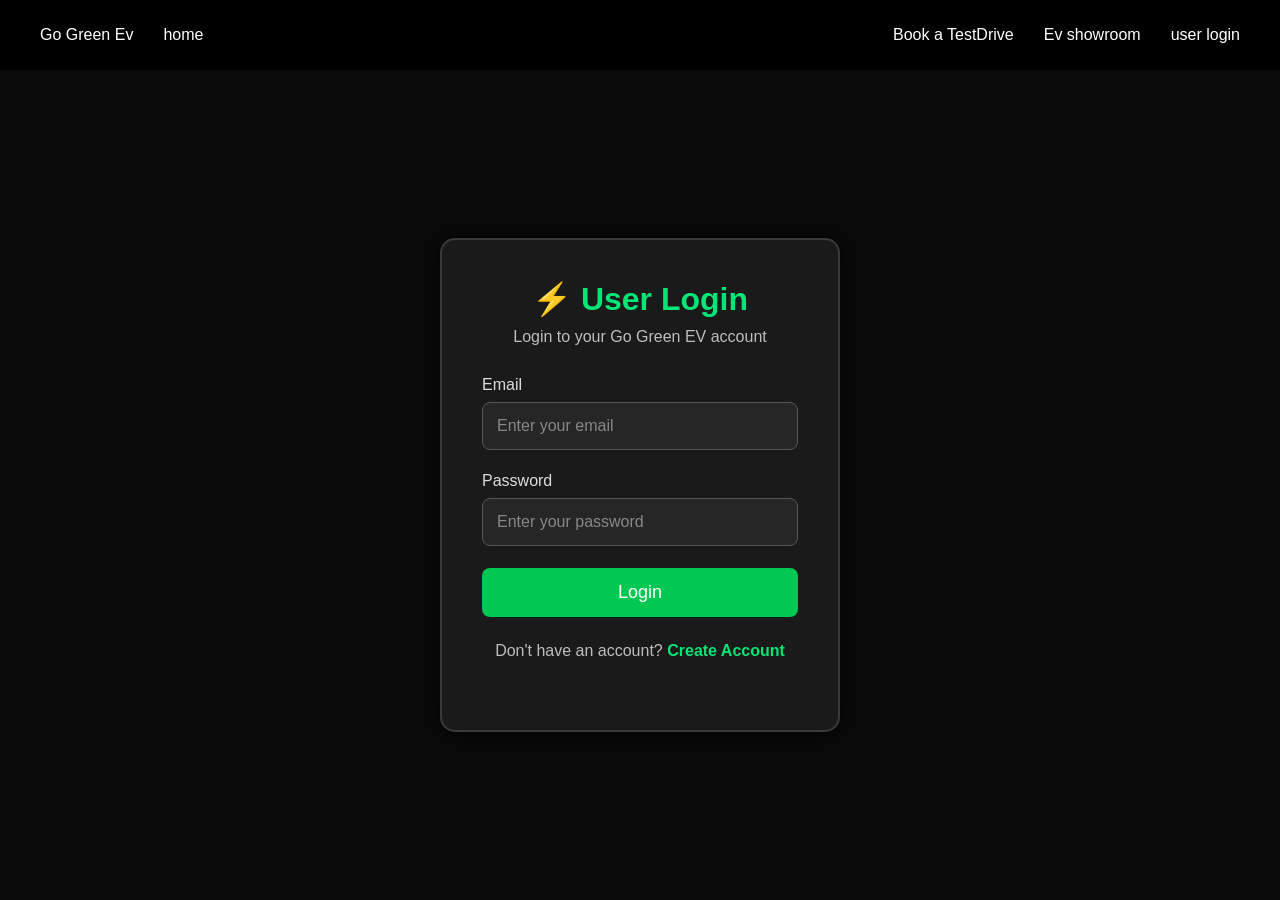
<file: index.html>
<!DOCTYPE html>
<html lang="en">
<head>
    <meta charset="UTF-8">
    <meta name="viewport" content="width=device-width, initial-scale=1.0">

    <title>Go Green EV</title>

    <link rel="stylesheet" href="homepage.css">
</head>

<body>

    <!-- Navigation -->
    <div class="container">

        <div class="home">
            <ul>
                <li>Go Green Ev</li>
                <li>
                    <a href="index.html">home</a>
                </li>
            </ul>
        </div>

        <div class="list">
            <ul>
                <li>
                    <a href="showroom.html">Ev showroom</a>
                </li>

                <li>
                    <a href="testdrive.html">Book Test Drive</a>
                </li>

                <li>
                    <a href="login.html">user login</a>
                </li>

                <li>
                    <a href="#" onclick="logout()">Logout</a>
                </li>
            </ul>
        </div>

    </div>


    <!-- EV Images -->
    <div class="imageContainer">

        <div class="leftImage">

            <img
                class="image1"
                src="electric-scooter-cut-out-stock-png.webp"
                alt="image1"
            >

            <p>Electra E-Scoot X1</p>

            <a href="showroom.html#electra">
                <button class="button1">
                    View Details
                </button>
            </a>

        </div>


        <div class="rightImage">

            <img
                class="image2"
                src="pngtree-electric-scooter-png-image_12613246.png"
                alt="image2"
            >

            <p>Electra Phantom X</p>

            <a href="showroom.html#ephantom">
                <button class="button2">
                    View Details
                </button>
            </a>

        </div>

    </div>


    <!-- Footer -->
    <div class="footer">
    </div>


    <!-- Logout JavaScript -->
    <script src="logout.js"></script>


    <!-- Protect Homepage -->
    <script>

        const loggedInUser = localStorage.getItem("loggedInUser");

        if (!loggedInUser) {

            alert("Please login first.");

            window.location.href = "login.html";
        }

    </script>

</body>
</html>
</file>
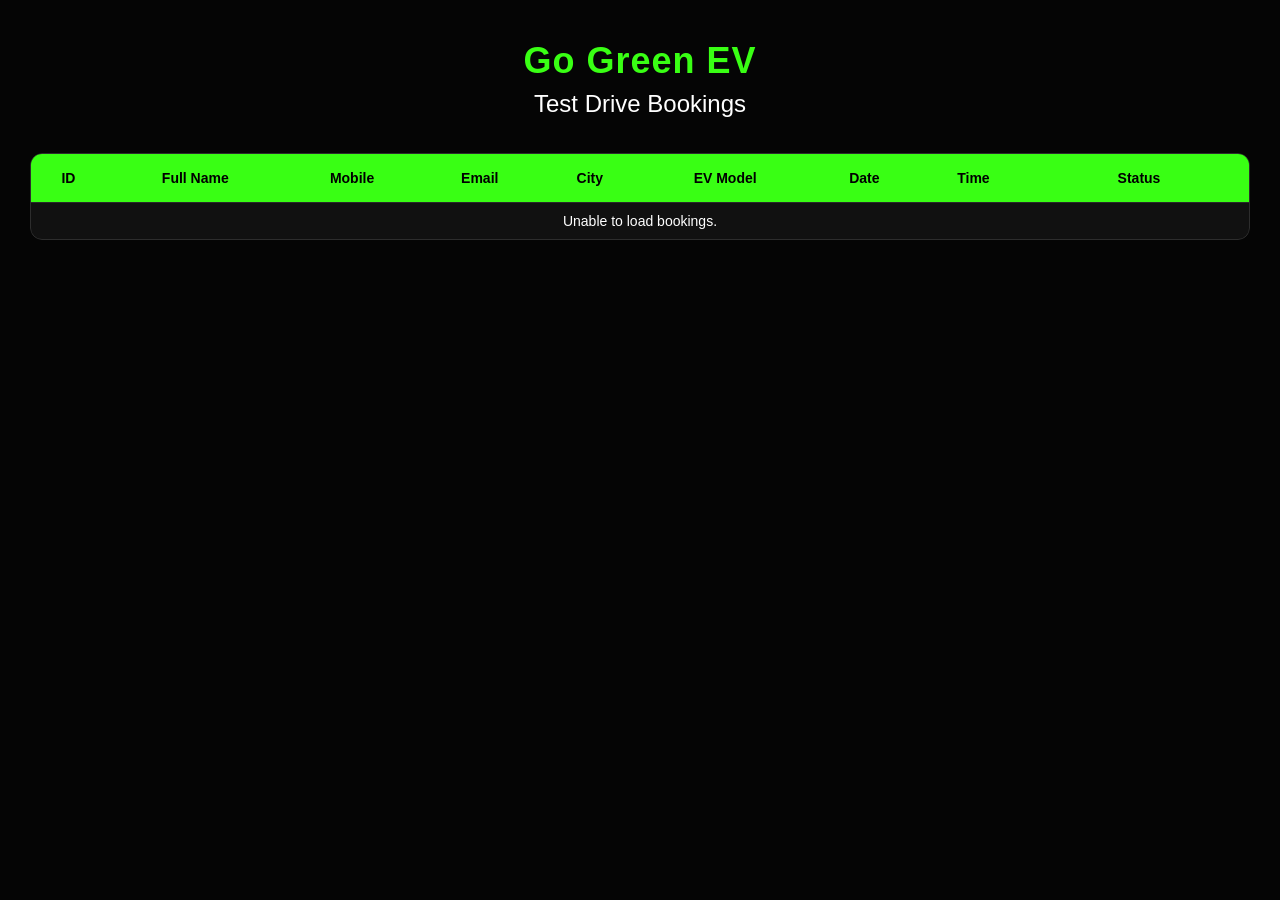
<file: admin.html>
<!DOCTYPE html>
<html lang="en">

<head>

    <meta charset="UTF-8">

    <meta name="viewport" content="width=device-width, initial-scale=1.0">

    <title>Go Green EV - Test Drive Bookings</title>

    <link rel="stylesheet" href="admin.css">

</head>

<body>

    <div class="container">

        <h1>Go Green EV</h1>

        <h2>Test Drive Bookings</h2>


        <div class="table-container">

            <table>

                <thead>

                    <tr>

                        <th>ID</th>

                        <th>Full Name</th>

                        <th>Mobile</th>

                        <th>Email</th>

                        <th>City</th>

                        <th>EV Model</th>

                        <th>Date</th>

                        <th>Time</th>

                        <th>Status</th>

                    </tr>

                </thead>


                <tbody id="bookingTableBody">

                    <!-- Bookings will appear here -->

                </tbody>

            </table>

        </div>

    </div>


    <script src="admin.js"></script>

</body>

</html>
</file>
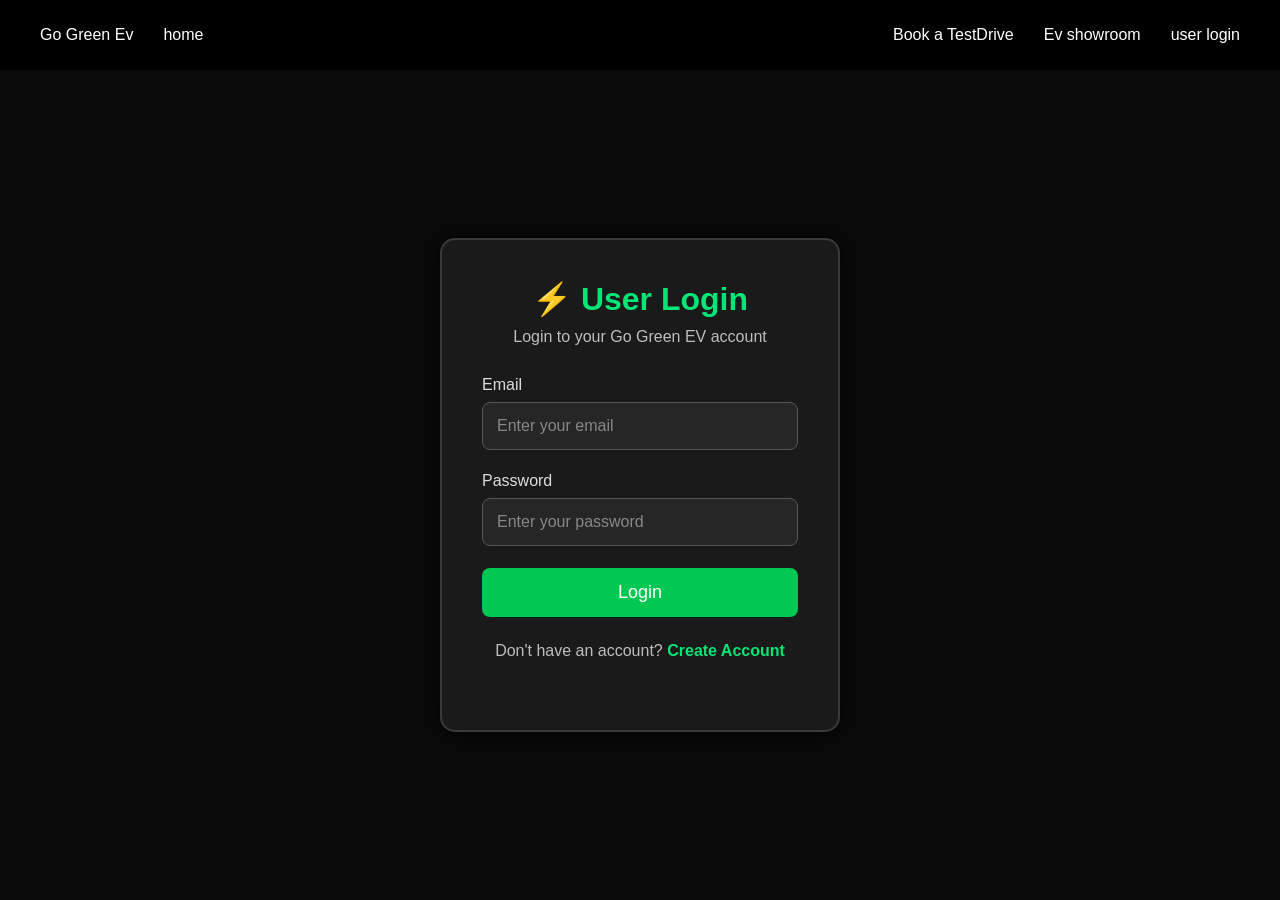
<file: homepage.html>
<!DOCTYPE html>
<html lang="en">
<head>
    <meta charset="UTF-8">
    <meta name="viewport" content="width=device-width, initial-scale=1.0">

    <title>Go Green EV</title>

    <link rel="stylesheet" href="homepage.css">
</head>

<body>

    <!-- Navigation -->
    <div class="container">

        <div class="home">
            <ul>
                <li>Go Green Ev</li>
                <li>
                    <a href="homepage.html">home</a>
                </li>
            </ul>
        </div>

        <div class="list">
            <ul>
                <li>
                    <a href="showroom.html">Ev showroom</a>
                </li>

                <li>
                    <a href="testdrive.html">Book Test Drive</a>
                </li>

                <li>
                    <a href="login.html">user login</a>
                </li>

                <li>
                    <a href="#" onclick="logout()">Logout</a>
                </li>
            </ul>
        </div>

    </div>


    <!-- EV Images -->
    <div class="imageContainer">

        <div class="leftImage">

            <img
                class="image1"
                src="electric-scooter-cut-out-stock-png.webp"
                alt="image1"
            >

            <p>Electra E-Scoot X1</p>

            <a href="showroom.html#electra">
                <button class="button1">
                    View Details
                </button>
            </a>

        </div>


        <div class="rightImage">

            <img
                class="image2"
                src="pngtree-electric-scooter-png-image_12613246.png"
                alt="image2"
            >

            <p>Electra Phantom X</p>

            <a href="showroom.html#ephantom">
                <button class="button2">
                    View Details
                </button>
            </a>

        </div>

    </div>


    <!-- Footer -->
    <div class="footer">
    </div>


    <!-- Logout JavaScript -->
    <script src="logout.js"></script>


    <!-- Protect Homepage -->
    <script>

        const loggedInUser = localStorage.getItem("loggedInUser");

        if (!loggedInUser) {

            alert("Please login first.");

            window.location.href = "login.html";
        }

    </script>

</body>
</html>
</file>
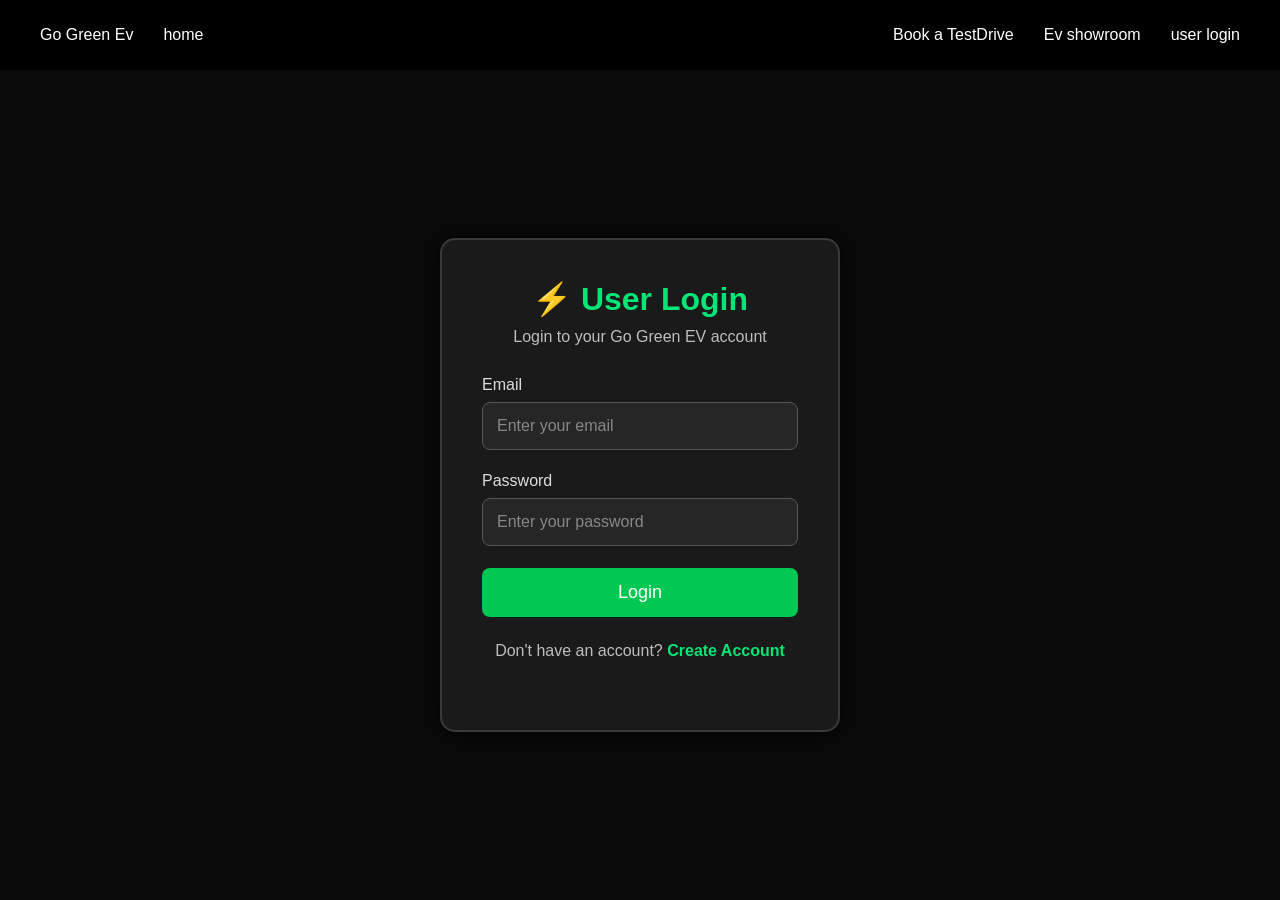
<file: login.html>
<html>
    <head>
    <link rel="stylesheet" href="login.css">
    </head>
    <body >

    

    <div class="container">
       
        <div class="home">
            <ul>
             <li>Go Green Ev</li>
            <li><a href="homepage.html">home</a></li>
            </ul>
           
       </div>
       
        <div class="list">
            
        <ul>
        <li><a href="testdrive.html">Book a TestDrive</a></li>
        <li><a href="showroom.html">Ev showroom</a></li>
        <li><a href="login.html">user login</a></li>
        </ul>
    </div>
    </div>

    
     
        
        

      <div class="login-container">

        <div class="login-box">

            <h1>⚡ User Login</h1>

            <p>Login to your Go Green EV account</p>


            <form id="loginForm">

                <div class="form-group">

                    <label for="email">Email</label>

                    <input
                        type="email"
                        id="email"
                        name="email"
                        placeholder="Enter your email"
                        required>

                </div>


                <div class="form-group">

                    <label for="password">Password</label>

                    <input
                        type="password"
                        id="password"
                        name="password"
                        placeholder="Enter your password"
                        required>

                </div>


                <button type="submit">
                    Login
                </button>

            </form>


            <p class="register">
                Don't have an account?
                <a href="register.html">Create Account</a>
            </p>

        </div>

    </div>
    <script src="login.js"></script>
       </body>
       </html>
</file>
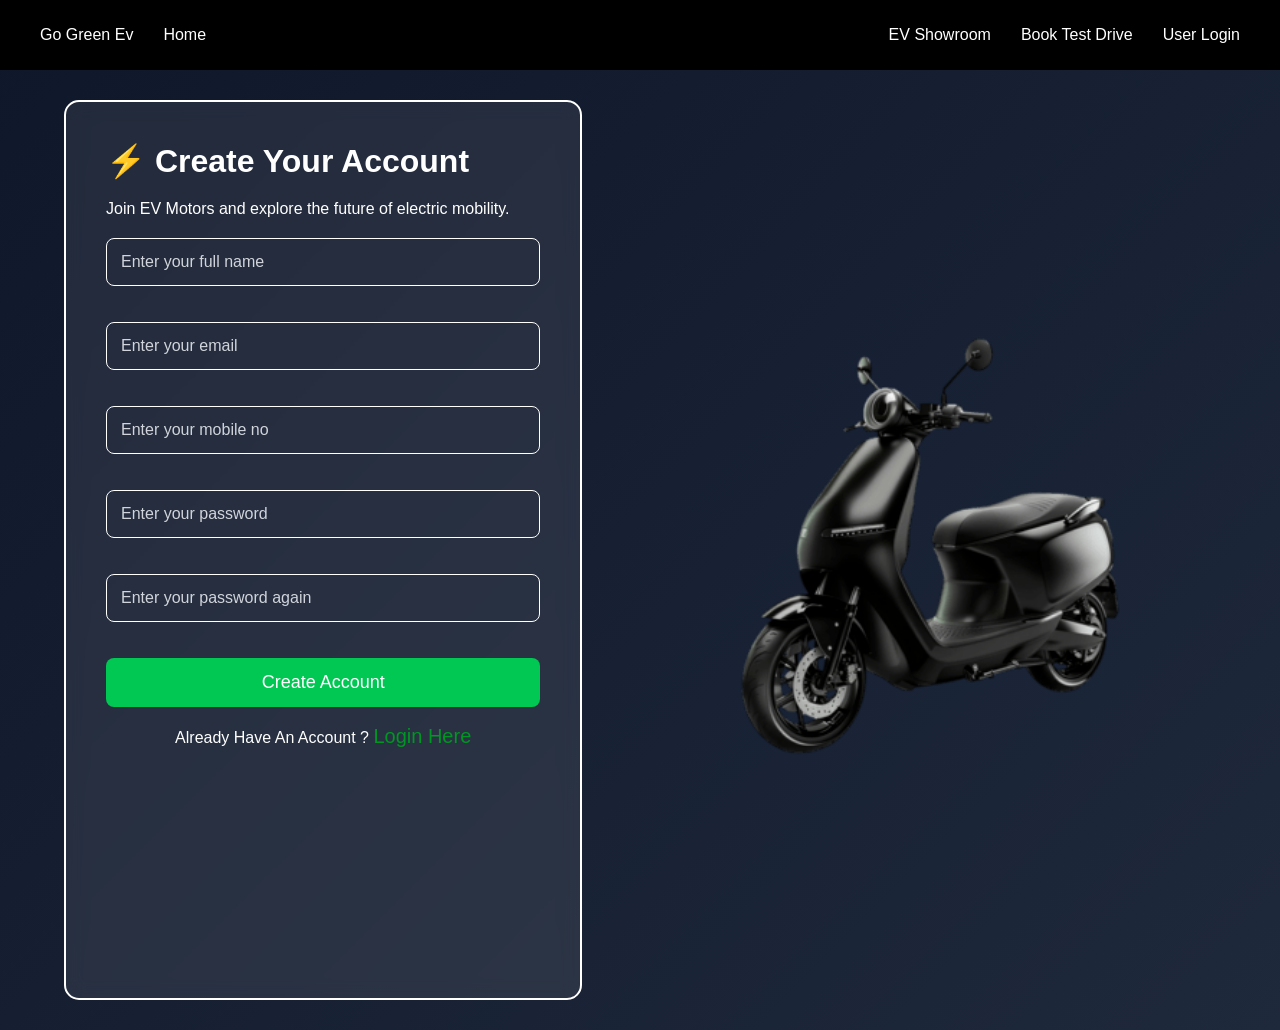
<file: register.html>
<!DOCTYPE html>
<html lang="en">

<head>

    <meta charset="UTF-8">

    <meta name="viewport" content="width=device-width, initial-scale=1.0">

    <title>Create Account - Go Green EV</title>

    <!-- CONNECT CSS -->
    <link rel="stylesheet" href="RegisterCss.css">

</head>


<body>


    <!-- =========================
         NAVIGATION
         ========================= -->

    <div class="container">

        <div class="home">

            <ul>

                <li>Go Green Ev</li>

                <li>
                    <a href="index.html">Home</a>
                </li>

            </ul>

        </div>


        <div class="list">

            <ul>

                <li>
                    <a href="showroom.html">EV Showroom</a>
                </li>

                <li>
                    Book Test Drive
                </li>

                <li>
                    <a href="login.html">User Login</a>
                </li>

            </ul>

        </div>

    </div>



    <!-- =========================
         REGISTER PAGE
         ========================= -->

    <div class="loginPage">


        <!-- LEFT SIDE -->

        <div class="left">

            <h1 class="loginlabel">
                ⚡ Create Your Account
            </h1>


            <p class="loginlabel">
                Join EV Motors and explore the future of electric mobility.
            </p>


            <!-- REGISTER FORM -->

            <form id="registerForm">


                <div class="design">

                    <input
                        class="inputbox"
                        placeholder="Enter your full name"
                        type="text"
                        id="fullname"
                        name="fullname"
                        required>

                </div>


                <br>


                <div class="design">

                    <input
                        class="inputbox"
                        placeholder="Enter your email"
                        type="email"
                        id="email"
                        name="email"
                        required>

                </div>


                <br>


                <div class="design">

                    <input
                        class="inputbox"
                        placeholder="Enter your mobile no"
                        type="tel"
                        id="mobile"
                        name="mobile"
                        required>

                </div>


                <br>


                <div class="design">

                    <input
                        class="inputbox"
                        placeholder="Enter your password"
                        type="password"
                        id="password"
                        name="password"
                        required>

                </div>


                <br>


                <div class="design">

                    <input
                        class="inputbox"
                        placeholder="Enter your password again"
                        type="password"
                        id="confirmPassword"
                        name="confirmPassword"
                        required>

                </div>


                <br>


                <div class="design">

                    <button
                        type="submit"
                        class="buttonclass">

                        Create Account

                    </button>

                </div>


                <div class="design">

                    <p class="msg">

                        Already Have An Account ?

                        <a
                            class="link"
                            href="login.html">

                            Login Here

                        </a>

                    </p>

                </div>


            </form>

        </div>



        <!-- RIGHT SIDE -->

        <div class="right">

            <img
                class="scooty"
                src="pngtree-electric-scooter-png-image_12613246.png"
                alt="Electric Scooter">

        </div>


    </div>



    <!-- CONNECT JAVASCRIPT -->

    <script src="register.js"></script>

</body>

</html>
</file>
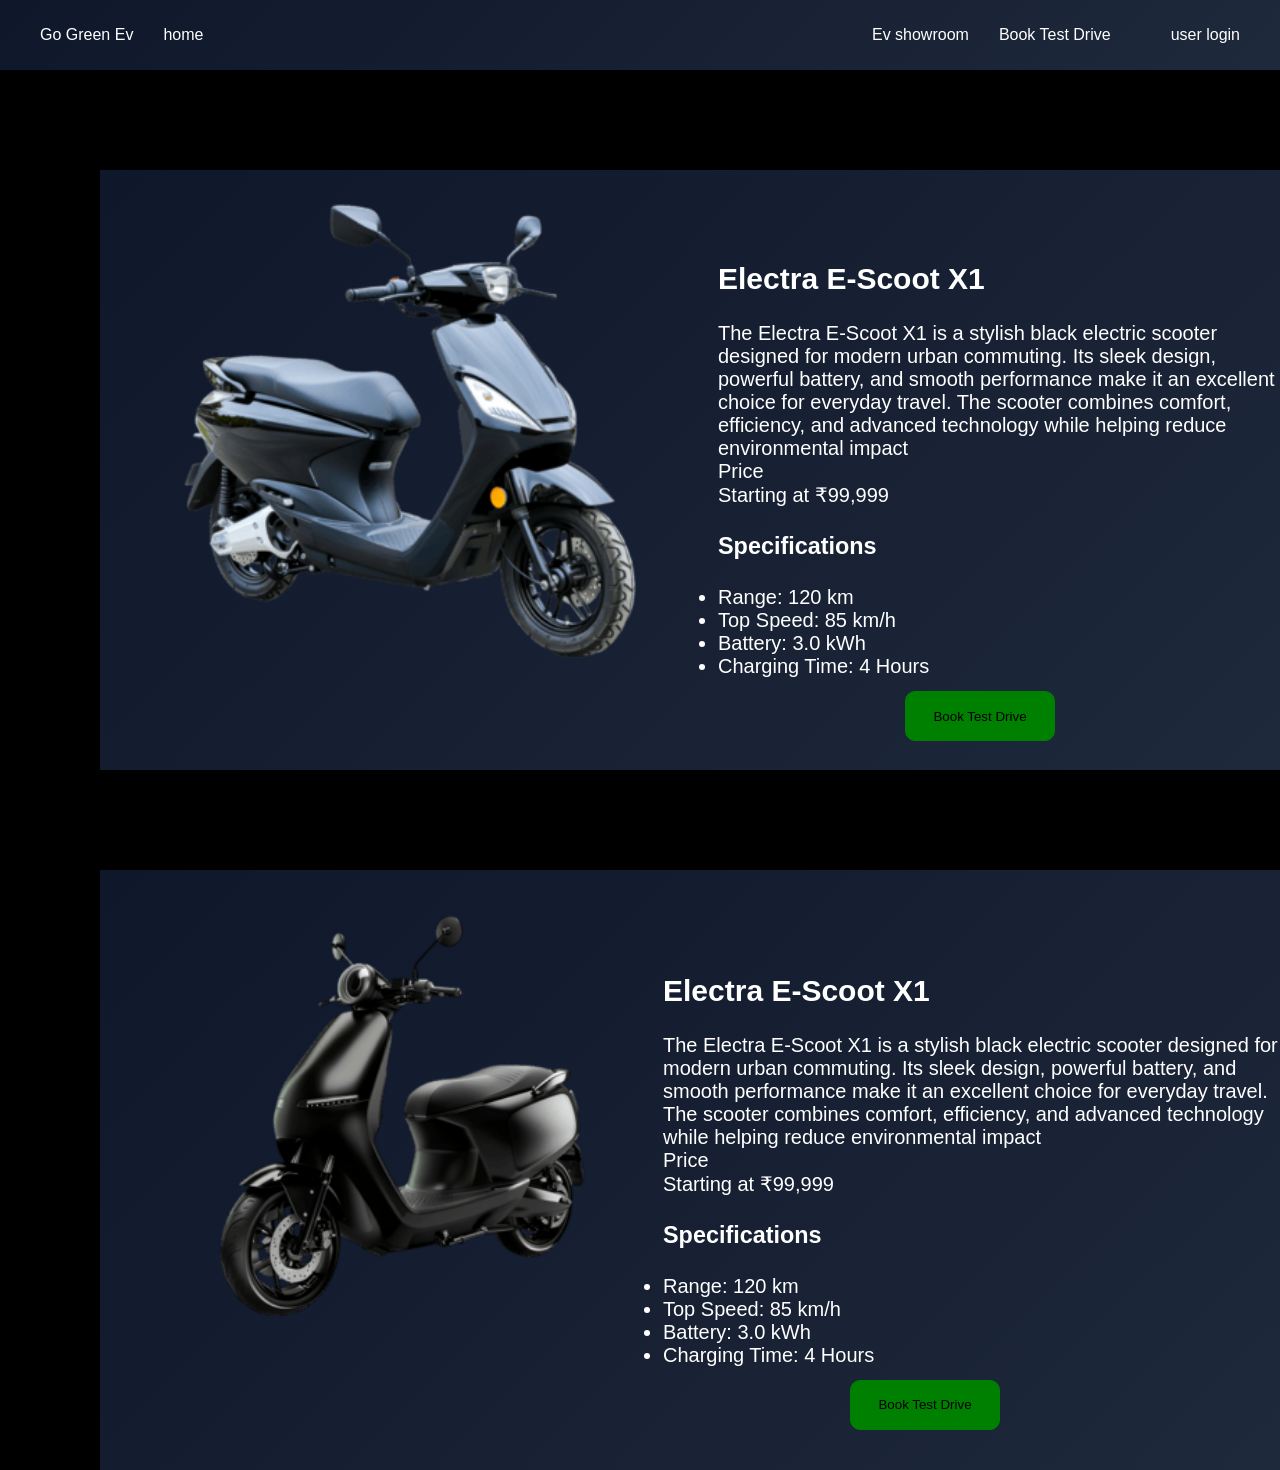
<file: showroom.html>
<!DOCTYPE html>
<html lang="en">
<head>
    <meta charset="UTF-8">
    <meta name="viewport" content="width=device-width, initial-scale=1.0">
    <title>Document</title>
     <link rel="stylesheet" href="showroom.css">
</head>
<body>

  
    <div class="navbar">
       
        <div class="home">
            <ul>
             <li>Go Green Ev</li>
            <li><a href="index.html">home</a></li>
            </ul>
           
        </div>
       
        <div class="list">
        <ul>
        <li><a href="showroom.html">Ev showroom</a></li>
        <li><a href="testdrive.html">Book Test Drive</li>
        <li><a href="login.html">user login</a></li>
        </ul>
    </div>
</div>



    <div id ="electraX1" class="container">

    <div class="vehicle1">

       
           
                    
              <img class="image1" src="electric-scooter-cut-out-stock-png.webp" alt="image1">
             

            
    </div>

    <div class="des">
        <h2 class="details">Electra E-Scoot X1</h2>
         <p class="details">
           The Electra E-Scoot X1 is a stylish black electric scooter designed for modern urban commuting. 
           Its sleek design, powerful battery, and smooth performance make it an excellent choice for everyday travel. 
           The scooter combines comfort, efficiency, and advanced technology while helping reduce environmental impact
           <br>
           Price
           <br>
           Starting at ₹99,999
        </p>

        <h3 class="details">Specifications</h3>

        <ul class="details">
            <li>Range: 120 km</li>
            <li>Top Speed: 85 km/h</li>
            <li>Battery: 3.0 kWh</li>
            <li>Charging Time: 4 Hours</li>
        </ul>

      <a href="testdrive.html"> <button class="button1">Book Test Drive</button></a>
     </div>
</div>
       
    <div id="ephantom" class="container2">
        
            <div class="vehicle2">
                   <img  class="image2" src="pngtree-electric-scooter-png-image_12613246.png" alt="">

            </div>
           

            <div class="des2">

        <h2 class="details">Electra E-Scoot X1</h2>

        <p class="details">
           The Electra E-Scoot X1 is a stylish black electric scooter designed for modern urban commuting. 
           Its sleek design, powerful battery, and smooth performance make it an excellent choice for everyday travel. 
           The scooter combines comfort, efficiency, and advanced technology while helping reduce environmental impact
           <br>
           Price
           <br>
           Starting at ₹99,999
        </p>

        <h3 class="details">Specifications</h3>

        <ul class="details">
            <li>Range: 120 km</li>
            <li>Top Speed: 85 km/h</li>
            <li>Battery: 3.0 kWh</li>
            <li>Charging Time: 4 Hours</li>
        </ul>

       <a href="testdrive.html"> <button class="button1">Book Test Drive</button></a>

        
        </div>
        
</body>
</html>
</file>
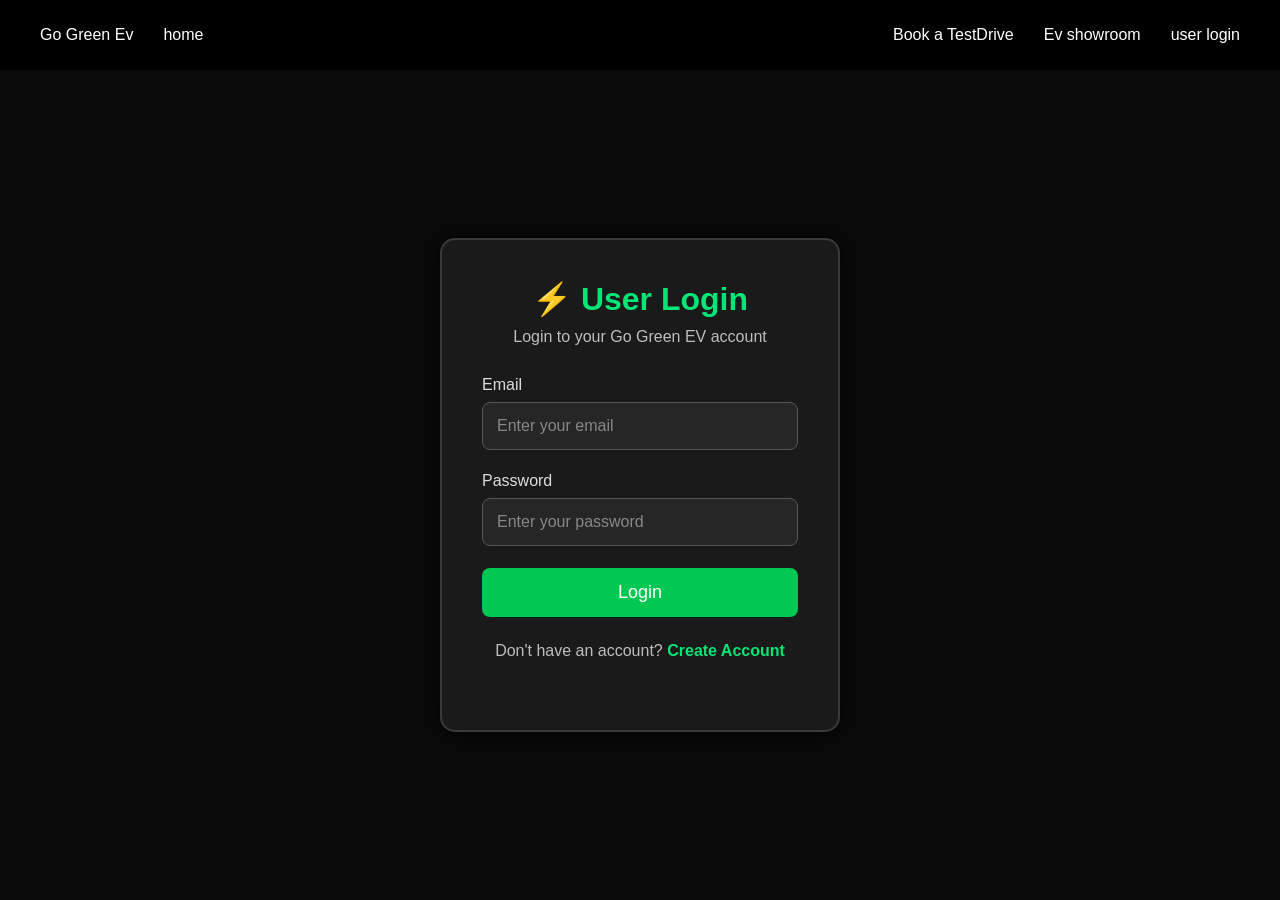
<file: testdrive.html>
<!DOCTYPE html>
<html lang="en">
<head>

<meta charset="UTF-8">
<meta name="viewport" content="width=device-width, initial-scale=1.0">

<title>Book Test Drive</title>

<link rel="stylesheet" href="testdrive.css">

</head>

<body>


<div class="navbar">
       
        <div class="home">
            <ul>
             <li>Go Green Ev</li>
            <li><a href="index.html">home</a></li>
            </ul>
           
       </div>
       
        <div class="list">
            
        <ul>
        <li><a href="showroom.html">Ev showroom</a></li>
        <li><a href="testdrive.html">Book Test Drive</li>
        <li><a href="login.html">user login</a></li>
        </ul>
    </div>
    </div>


<section class="booking">

<h1>Book Your Test Drive</h1>

<p class="heading">

Experience your favourite electric vehicle before making your purchase.

Select your preferred model, date and time, and our showroom team will contact you to confirm your booking.

</p>

<div class="container">

<!-- ================= LEFT SIDE ================= -->

<div class="booking-form">

<h2>Test Drive Details</h2>

<form id="testDriveForm">

    <label for="fullName">Full Name</label>
    <input
        type="text"
        id="fullName"
        name="fullName"
        placeholder="Enter your full name"
        required>


    <label for="mobile">Mobile Number</label>
    <input
        type="tel"
        id="mobile"
        name="mobile"
        placeholder="Enter your mobile number"
        required>


    <label for="email">Email Address</label>

   <input
    type="email"
    id="email"
    name="email"
    placeholder="Enter your email"
    readonly>


    <label for="city">City</label>
    <input
        type="text"
        id="city"
        name="city"
        placeholder="Enter your city"
        required>


    <label for="evModel">Select EV Model</label>
    <select id="evModel" name="evModel" required>

        <option value="">Select EV Model</option>

        <option value="Electra E-Scoot X1">
            Electra E-Scoot X1
        </option>

        <option value="Electra Phantom X">
            Electra Phantom X
        </option>

    </select>


    <label for="preferredDate">Preferred Date</label>
    <input
        type="date"
        id="preferredDate"
        name="preferredDate"
        required>


    <label for="preferredTime">Preferred Time Slot</label>
    <select id="preferredTime" name="preferredTime" required>

        <option value="">Select Time Slot</option>

        <option value="10:00 AM">10:00 AM</option>
        <option value="12:00 PM">12:00 PM</option>
        <option value="2:00 PM">2:00 PM</option>
        <option value="4:00 PM">4:00 PM</option>
        <option value="6:00 PM">6:00 PM</option>

    </select>


    <label for="additionalNotes">Additional Notes</label>

    <textarea
        id="additionalNotes"
        name="additionalNotes"
        placeholder="Enter any additional notes"></textarea>


    <button type="submit">
        Book Test Drive
    </button>

</form>
</div>

<!-- RIGHT SIDE STARTS HERE -->
<div class="booking-info">

<h2>Booking Process</h2>



<div class="process-card">

    <div class="number">1</div>

    <div>

        <h3>Select Your EV</h3>

        <p>Choose the electric scooter you want to experience.</p>

    </div>

</div>

<div class="process-card">

    <div class="number">2</div>

    <div>

        <h3>Choose Date</h3>

        <p>Select a convenient date for your visit.</p>

    </div>

</div>

<div class="process-card">

    <div class="number">3</div>

    <div>

        <h3>Select Time Slot</h3>

        <p>Book a time according to your schedule.</p>

    </div>

</div>

<div class="process-card">

    <div class="number">4</div>

    <div>

        <h3>Submit Request</h3>

        <p>We'll receive your booking instantly.</p>

    </div>

</div>

<div class="process-card">

    <div class="number">5</div>

    <div>

        <h3>Confirmation Call</h3>

        <p>Our showroom team will contact you to confirm your booking.</p>

    </div>

</div>

<div class="help">

<h2>Need Assistance?</h2>

<p>📞 +91 9876543210</p>

<p>✉ support@gogreenev.com</p>

<p>🕒 Monday - Saturday</p>

<p>9:00 AM - 7:00 PM</p>

</div>

<div class="note">

<h3>Important</h3>

<p>

Your booking request will be confirmed only after
our showroom verifies vehicle availability.

</p>

</div>

</div>

</div>

</section>

<script src="testdrive.js"></script>

</body>

</html>
</file>
<file: homepage.css>
* {
    margin: 0;
    padding: 0;
    box-sizing: border-box;
    font-family: Arial, Helvetica, sans-serif;
}

body {
    background-color: black;
    color: white;
}


/* =========================
   Navigation Bar
   ========================= */

.container {
    height: 70px;
    background-color: black;

    display: flex;
    justify-content: space-between;
    align-items: center;

    padding: 0 40px;

    border-bottom: 1px solid #333;
}


/* Left side */

.home ul {
    display: flex;
    align-items: center;
    gap: 35px;

    list-style: none;
}

.home li:first-child {
    color: #39ff14;
    font-size: 24px;
    font-weight: bold;
}

.home a {
    color: white;
    text-decoration: none;
    font-size: 16px;
    text-transform: capitalize;
}

.home a:hover {
    color: #39ff14;
}


/* Right side */

.list ul {
    display: flex;
    align-items: center;
    gap: 30px;

    list-style: none;
}

.list a {
    color: white;
    text-decoration: none;
    font-size: 16px;
    text-transform: capitalize;
}

.list a:hover {
    color: #39ff14;
}


/* =========================
   Vehicle Section
   ========================= */

.imageContainer {
    min-height: 600px;

    display: flex;
    justify-content: center;
    align-items: center;

    gap: 40px;

    padding: 50px 40px;
}


/* Left vehicle */

.leftImage,
.rightImage {
    width: 45%;
    min-height: 500px;

    display: flex;
    flex-direction: column;
    align-items: center;
    justify-content: center;

    border: 1px solid #333;
    border-radius: 15px;

    background-color: #151515;

    padding: 30px;

    transition: 0.3s;
}

.leftImage:hover,
.rightImage:hover {
    border-color: #39ff14;
    transform: translateY(-5px);
}


/* Vehicle images */

.image1,
.image2 {
    width: 80%;
    max-width: 450px;
    height: 300px;

    object-fit: contain;

    margin-bottom: 20px;
}


/* Vehicle name */

.leftImage p,
.rightImage p {
    color: white;
    font-size: 22px;
    font-weight: bold;

    margin-bottom: 20px;
}


/* =========================
   Buttons
   ========================= */

.button1,
.button2 {
    background-color: #39ff14;
    color: black;

    border: none;
    border-radius: 6px;

    padding: 12px 25px;

    font-size: 16px;
    font-weight: bold;

    cursor: pointer;

    transition: 0.3s;
}

.button1:hover,
.button2:hover {
    background-color: white;
    transform: scale(1.05);
}


/* =========================
   Footer
   ========================= */

.footer {
    height: 80px;

    background-color: black;

    border-top: 1px solid #333;

    margin-top: 20px;
}


/* =========================
   Responsive Design
   ========================= */

@media (max-width: 800px) {

    .container {
        height: auto;

        flex-direction: column;

        gap: 20px;

        padding: 20px;
    }

    .home ul,
    .list ul {
        flex-wrap: wrap;
        justify-content: center;
    }

    .imageContainer {
        flex-direction: column;
    }

    .leftImage,
    .rightImage {
        width: 90%;
    }
}
</file>
<file: admin.css>
* {
    margin: 0;
    padding: 0;
    box-sizing: border-box;
    font-family: Arial, Helvetica, sans-serif;
}

body {
    background: #050505;
    color: white;
    min-height: 100vh;
    padding: 40px 30px;
}


/* =========================
   Main Container
   ========================= */

.container {
    width: 100%;
    max-width: 1500px;
    margin: auto;
}


/* =========================
   Headings
   ========================= */

h1 {
    text-align: center;
    color: #39ff14;
    font-size: 36px;
    margin-bottom: 8px;
    letter-spacing: 1px;
}

h2 {
    text-align: center;
    color: white;
    font-size: 24px;
    margin-bottom: 35px;
    font-weight: 500;
}


/* =========================
   Table Wrapper
   ========================= */

.table-container {
    width: 100%;
    overflow-x: auto;
    border-radius: 12px;
}


/* =========================
   Table
   ========================= */

table {
    width: 100%;
    border-collapse: separate;
    border-spacing: 0;
    background: #111111;
    border: 1px solid #2d2d2d;
    border-radius: 12px;
    overflow: hidden;
}


/* =========================
   Table Header
   ========================= */

thead {
    background: #39ff14;
    color: #000000;
}

th {
    padding: 16px 12px;
    font-size: 14px;
    font-weight: 700;
    text-align: center;
    white-space: nowrap;
}


/* =========================
   Action Header
   ========================= */

th:last-child {
    width: 220px;
    min-width: 220px;
}


/* =========================
   Table Cells
   ========================= */

td {
    padding: 15px 12px;
    border-top: 1px solid #292929;
    text-align: center;
    font-size: 14px;
    white-space: nowrap;
}


/* =========================
   Row Hover
   ========================= */

tbody tr:hover {
    background: #1c1c1c;
}


/* =========================
   Action Cell
   ========================= */

td:last-child {
    width: 220px;
    min-width: 220px;
    padding: 10px;
    text-align: center;
}


/* =========================
   Action Buttons
   ========================= */

td:last-child button {
    width: 85px;
    height: 38px;

    padding: 0;
    margin: 3px;

    border: none;
    border-radius: 6px;

    font-size: 13px;
    font-weight: 700;

    cursor: pointer;

    transition:
        background 0.2s ease,
        transform 0.2s ease,
        box-shadow 0.2s ease;
}


/* =========================
   Confirm Button
   ========================= */

.confirm-btn {
    background: #39ff14;
    color: #000000;
}

.confirm-btn:hover {
    background: #2fe612;

    transform: translateY(-2px);

    box-shadow: 0 4px 12px rgba(57, 255, 20, 0.35);
}


/* =========================
   Cancel Button
   ========================= */

.cancel-btn {
    background: #ff4d4d;
    color: white;
}

.cancel-btn:hover {
    background: #e63939;

    transform: translateY(-2px);

    box-shadow: 0 4px 12px rgba(255, 77, 77, 0.35);
}


/* =========================
   Status
   ========================= */

.status {
    font-weight: 700;
}


/* =========================
   Mobile / Smaller Screens
   ========================= */

@media (max-width: 1000px) {

    body {
        padding: 25px 15px;
    }

    h1 {
        font-size: 30px;
    }

    h2 {
        font-size: 21px;
    }

    th,
    td {
        padding: 12px 10px;
        font-size: 13px;
    }

    th:last-child,
    td:last-child {
        width: 210px;
        min-width: 210px;
    }

    td:last-child button {
        width: 82px;
        height: 36px;

        font-size: 12px;
    }
}
</file>
<file: login.css>
*{
    margin: 0;
    padding: 0;
    box-sizing: border-box;
    font-family: Arial, Helvetica, sans-serif;
}

body {
    background-color: #0a0a0a;
    color: white;
    min-height: 100vh;
}

.container{
    height:70px;
    background:black;
    display:flex;
    justify-content:space-between;
    align-items:center;
    padding:0 40px;
    color: white;
}

.container ul
{
    display:flex;
    list-style:none;
    gap:30px;
}

.container a
{
    text-decoration:none;
    color:white;
}

.container a:hover
{
    color:#00e676;
}


/* ================= LOGIN AREA ================= */

.login-container {
    min-height: calc(100vh - 70px);

    display: flex;
    justify-content: center;
    align-items: center;
}


/* ================= LOGIN BOX ================= */

.login-box {
    width: 400px;

    padding: 40px;

    background-color: #1a1a1a;

    border: 2px solid #3a3a3a;
    border-radius: 15px;

    box-shadow: 0 0 25px rgba(0, 0, 0, 0.8);
}


/* Heading */

.login-box h1 {
    text-align: center;

    color: #00e676;

    margin-bottom: 10px;
}

.login-box > p {
    text-align: center;

    color: #bdbdbd;

    margin-bottom: 30px;
}


/* ================= FORM ================= */

.form-group {
    margin-bottom: 22px;
}

.form-group label {
    display: block;

    color: #dddddd;

    margin-bottom: 8px;
}

.form-group input {
    width: 100%;

    padding: 14px;

    background-color: #262626;

    border: 1px solid #555;

    border-radius: 8px;

    color: white;

    outline: none;

    font-size: 16px;
}

.form-group input::placeholder {
    color: #888;
}

.form-group input:focus {
    border: 2px solid #00e676;

    box-shadow: 0 0 8px rgba(0, 230, 118, 0.4);
}


/* ================= LOGIN BUTTON ================= */

.login-box button {
    width: 100%;

    padding: 14px;

    border: none;

    border-radius: 8px;

    background-color: #00c853;

    color: white;

    font-size: 18px;

    cursor: pointer;

    transition: 0.3s;
}

.login-box button:hover {
    background-color: #00e676;

    color: black;

    transform: translateY(-2px);

    box-shadow: 0 0 15px rgba(0, 230, 118, 0.5);
}


/* ================= REGISTER LINK ================= */

.register {
    margin-top: 25px;

    text-align: center;

    color: #bdbdbd;
}

.register a {
    color: #00e676;

    text-decoration: none;

    font-weight: bold;
}

.register a:hover {
    text-decoration: underline;
}


/* ================= RESPONSIVE ================= */

@media (max-width: 600px) {

    .container {
        padding: 0 20px;
    }

    .container ul {
        gap: 12px;
    }

    .login-box {
        width: 90%;
        padding: 30px;
    }
}
</file>
<file: RegisterCss.css>
*{
    margin:0;
    padding:0;
    box-sizing:border-box;
    font-family:Arial, Helvetica, sans-serif;
}

body{
    background:linear-gradient(135deg,#0f172a,#1e293b);
    color:white;
}

/* Navigation */

.container{
    height:70px;
    background:black;
    display:flex;
    justify-content:space-between;
    align-items:center;
    padding:0 40px;
}

.container ul{
    display:flex;
    list-style:none;
    gap:30px;
}

.container a{
    text-decoration:none;
    color:white;
}

.container a:hover{
    color:#00e676;
}

/* Main Page */

.loginPage{
    width:90%;
    height:100vh;
    margin:30px auto;
    display:flex;
    justify-content:space-between;
    align-items:center;
}

/* Left Login Box */

.left{
    width:45%;
    height:100%;
    padding:40px;
    border:2px solid white;
    border-radius:15px;
    background:rgba(255,255,255,0.08);
    backdrop-filter:blur(10px);
}

.loginlabel{
    margin-bottom:20px;
}

.design{
    margin-bottom:18px;
}

.inputbox{
    width:100%;
    padding:14px;
    border:1px solid white;
    border-radius:8px;
    outline:none;
    background:transparent;
    color:white;
    font-size:16px;
}

.inputbox::placeholder{
    color:#d1d5db;
}

.inputbox:focus{
    border:2px solid #00e676;
}

.buttonclass{
    width:100%;
    padding:14px;
    border:none;
    border-radius:8px;
    background:#00c853;
    color:white;
    font-size:18px;
    cursor:pointer;
    transition:0.3s;
}

.buttonclass:hover{
    background:#009624;
    transform:scale(1.02);
}

/* Right Side */

.right{
    width:50%;
    display:flex;
    justify-content:center;
    align-items:center;
}

.scooty{
    width:90%;
    max-width:550px;
}

/* Responsive */

@media(max-width:768px){

.loginPage
{
    flex-direction:column;
    height:auto;
    gap:40px;
}

.left,
.right{
    width:100%;
}



.scooty{
    width:80%;
}
}

.loginPage a{
    text-decoration: none;
}

.link
{
    color:#009624;
    font-size: 20px;
}

.msg
{
    text-align: center;
}
</file>
<file: showroom.css>
*{
    margin:0;
    padding:0;
    box-sizing:border-box;
    font-family:Arial, Helvetica, sans-serif;
}
body
{
    background-color: black;
}


/* Navigation */

.navbar{
    height:70px;
    background: linear-gradient(135deg,#0f172a,#1e293b);
    display:flex;
    justify-content:space-between;
    align-items:center;
    padding:0 40px;
    color:white;

}

.navbar ul
{
    display:flex;
    list-style:none;
    gap:30px;
}

.navbar a
{
    text-decoration:none;
    color:white;
}

.navbar a:hover
{
    color:#00e676;
}


/* image container*/
.container
{
     background: linear-gradient(135deg,#0f172a,#1e293b);
    margin-top: 100px;
    margin-left:100px;
    margin-right:100px;
    height: 600px;
    width:1200px;
    display: flex;
    flex: row;
}

.vehicle1
{
margin-top: 10px;
margin-left: 10px;
width:1300px;
flex:1;
}

.image1,
.image2
{
    margin-left:50px ;
    width: 500px;
}

.des,
.des2
{  
    margin-top: 50px;
    flex:1;
    font-size: 20px;
    align-content: center;
   
}

.image1:hover
{
 transform: scale(1.05);
 }
            

.details
{
    padding: 13px;
    color:white;
}

.button1
{
    margin-left: 200px;
    width:150px;
    height:50px;
    background-color: green;
    border-radius: 10px;
    border: 1px solid green;
    
}



.container2
{
     background: linear-gradient(135deg,#0f172a,#1e293b);
    margin-top: 100px;
    margin-left:100px;
    margin-right:100px;
    height: 600px;
    width:1200px;
    display: flex;
    flex: row;
}
</file>
<file: testdrive.css>
*{
    margin:0;
    padding:0;
    box-sizing:border-box;
    font-family:Arial, Helvetica, sans-serif;
}



body{
    background:hsl(0, 0%, 0%);
    color:green;
}

/* Navigation */

.navbar{
    height:70px;
    background:linear-gradient(135deg,#0f172a,#1e293b);;
    display:flex;
    justify-content:space-between;
    align-items:center;
    padding:0 40px;
    color:white;
}

.navbar ul
{
    display:flex;
    list-style:none;
    gap:30px;
}

.navbar a
{
    text-decoration:none;
    color:white;
}

.navbar a:hover
{
    color:#00e676;
}


.booking{
    width:92%;
    max-width:1500px;
    margin:auto;
    padding:60px 0;
}

.booking h1{
    text-align:center;
    color:white;
    font-size:48px;
    margin-bottom:20px;
}

.heading{
    width:70%;
    margin:auto;
    text-align:center;
    color:#cfcfcf;
    font-size:18px;
    line-height:30px;
    margin-bottom:60px;
}

.container{
    display:flex;
    justify-content:center;
    align-items:flex-start;
    gap:60px;
    flex-wrap:wrap;
}

/*=====================
      LEFT CARD
======================*/

.booking-form{

    flex:1;

    min-width:420px;

    background:#111;

    padding:45px;

    border-radius:18px;

    border:2px solid green;

    box-shadow:0 0 20px green(138,43,226,.4);

}

.booking-form h2{

    color:green;

    margin-bottom:30px;

    font-size:32px;
}

.booking-form label

{

    display:block;

    margin-bottom:8px;

    margin-top:20px;

    font-size:17px;
}

.booking-form input,
.booking-form select,
.booking-form textarea
{

    width:100%;

    padding:15px;

    border-radius:8px;

    border:1px solid #333;

    background:#1b1b1b;

    color:white;

    outline:none;

    font-size:16px;

    transition:.3s;
}

.booking-form input:focus,
.booking-form select:focus,
.booking-form textarea:focus{

    border-color:green;

    box-shadow:0 0 10px green;
}

.booking-form textarea{

    resize:none;
}

.booking-form button{

    width:100%;

    margin-top:30px;

    padding:16px;

    border:none;

    border-radius:10px;

    background:green;

    color:white;

    font-size:18px;

    cursor:pointer;

    transition:.4s;
}

.booking-form button:hover{

    transform:translateY(-4px);

    background:green;

    box-shadow:0 0 20px green;
}



.booking-info{

    flex:1;

    min-width:380px;

    background:#111;

    padding:45px;

    border-radius:18px;

    border:2px solid green;

    box-shadow:0 0 20px green(138,43,226,.4);

}

.booking-info h2{

    color:green;

    margin-bottom:30px;

    font-size:32px;
}

/*=========================
      PROCESS CARD
=========================*/

.process-card{

    display:flex;

    align-items:center;

    gap:20px;

    background:#1a1a1a;

    padding:20px;

    margin-bottom:20px;

    border-radius:12px;

    border-left:5px solid green;

    transition:.4s;
}

.process-card:hover{

    transform:translateX(8px);

    box-shadow:0 0 18px green;
}

.number{

    width:55px;

    height:55px;

    border-radius:50%;

    background:green;

    color:white;

    display:flex;

    justify-content:center;

    align-items:center;

    font-size:22px;

    font-weight:bold;

    flex-shrink:0;
}

.process-card h3{

    margin-bottom:5px;

    color:white;
}

.process-card p{

    color:#cfcfcf;

    line-height:24px;
}

/*=========================
      HELP CARD
=========================*/

.help{

    margin-top:40px;

    background:#1a1a1a;

    padding:25px;

    border-radius:12px;

    border-left:5px solid green;
}

.help h2{

    margin-bottom:20px;
}

.help p{

    margin:12px 0;

    color:#ddd;
}

/*=========================
      IMPORTANT NOTE
=========================*/

.note{

    margin-top:30px;

    background:#1a1a1a;

    padding:20px;

    border-radius:12px;

    border-left:5px solid green;
}

.note h3{

    color:green;

    margin-bottom:10px;
}

.note p{

    color:#cfcfcf;

    line-height:26px;
}

/*=========================
      RESPONSIVE
=========================*/

@media(max-width:900px){

.container{

    flex-direction:column;
}

.booking h1{

    font-size:36px;
}

.heading{

    width:100%;
}

.booking-form,
.booking-info{

    min-width:100%;
}

}
</file>
